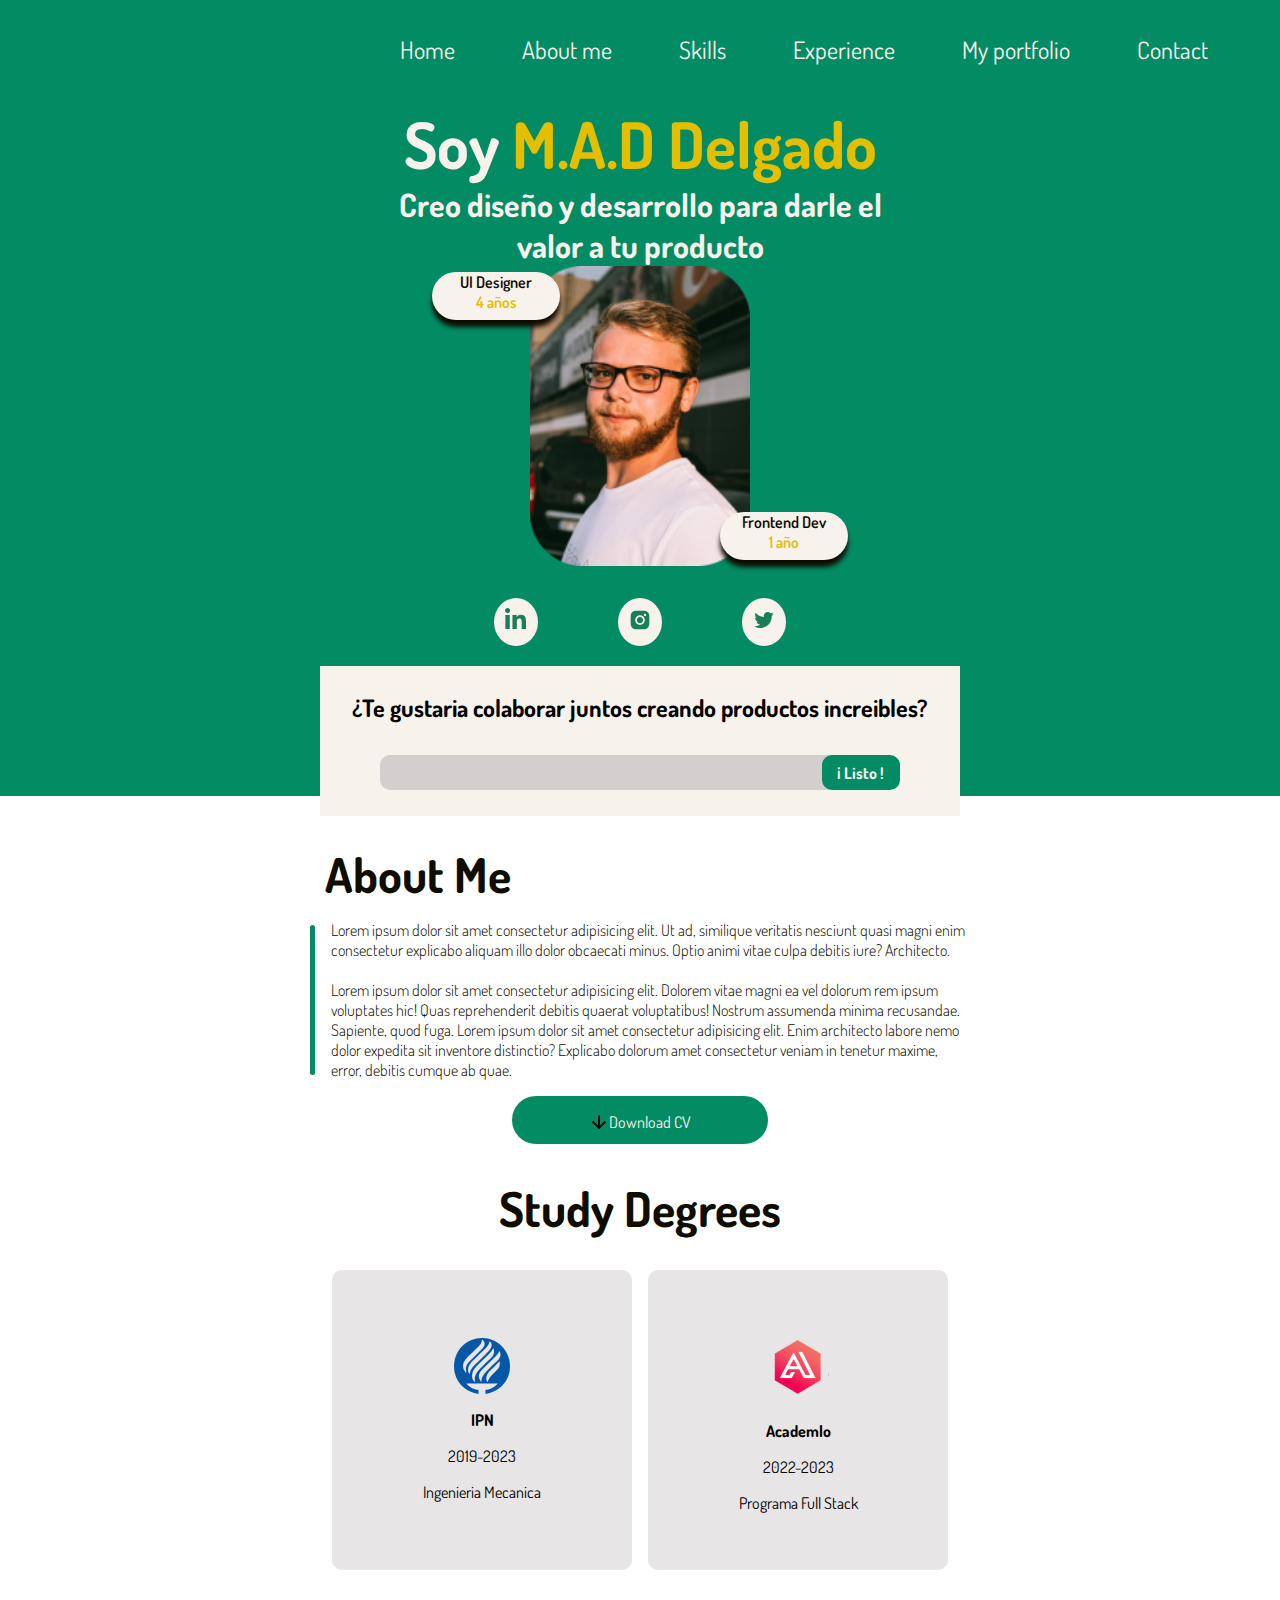
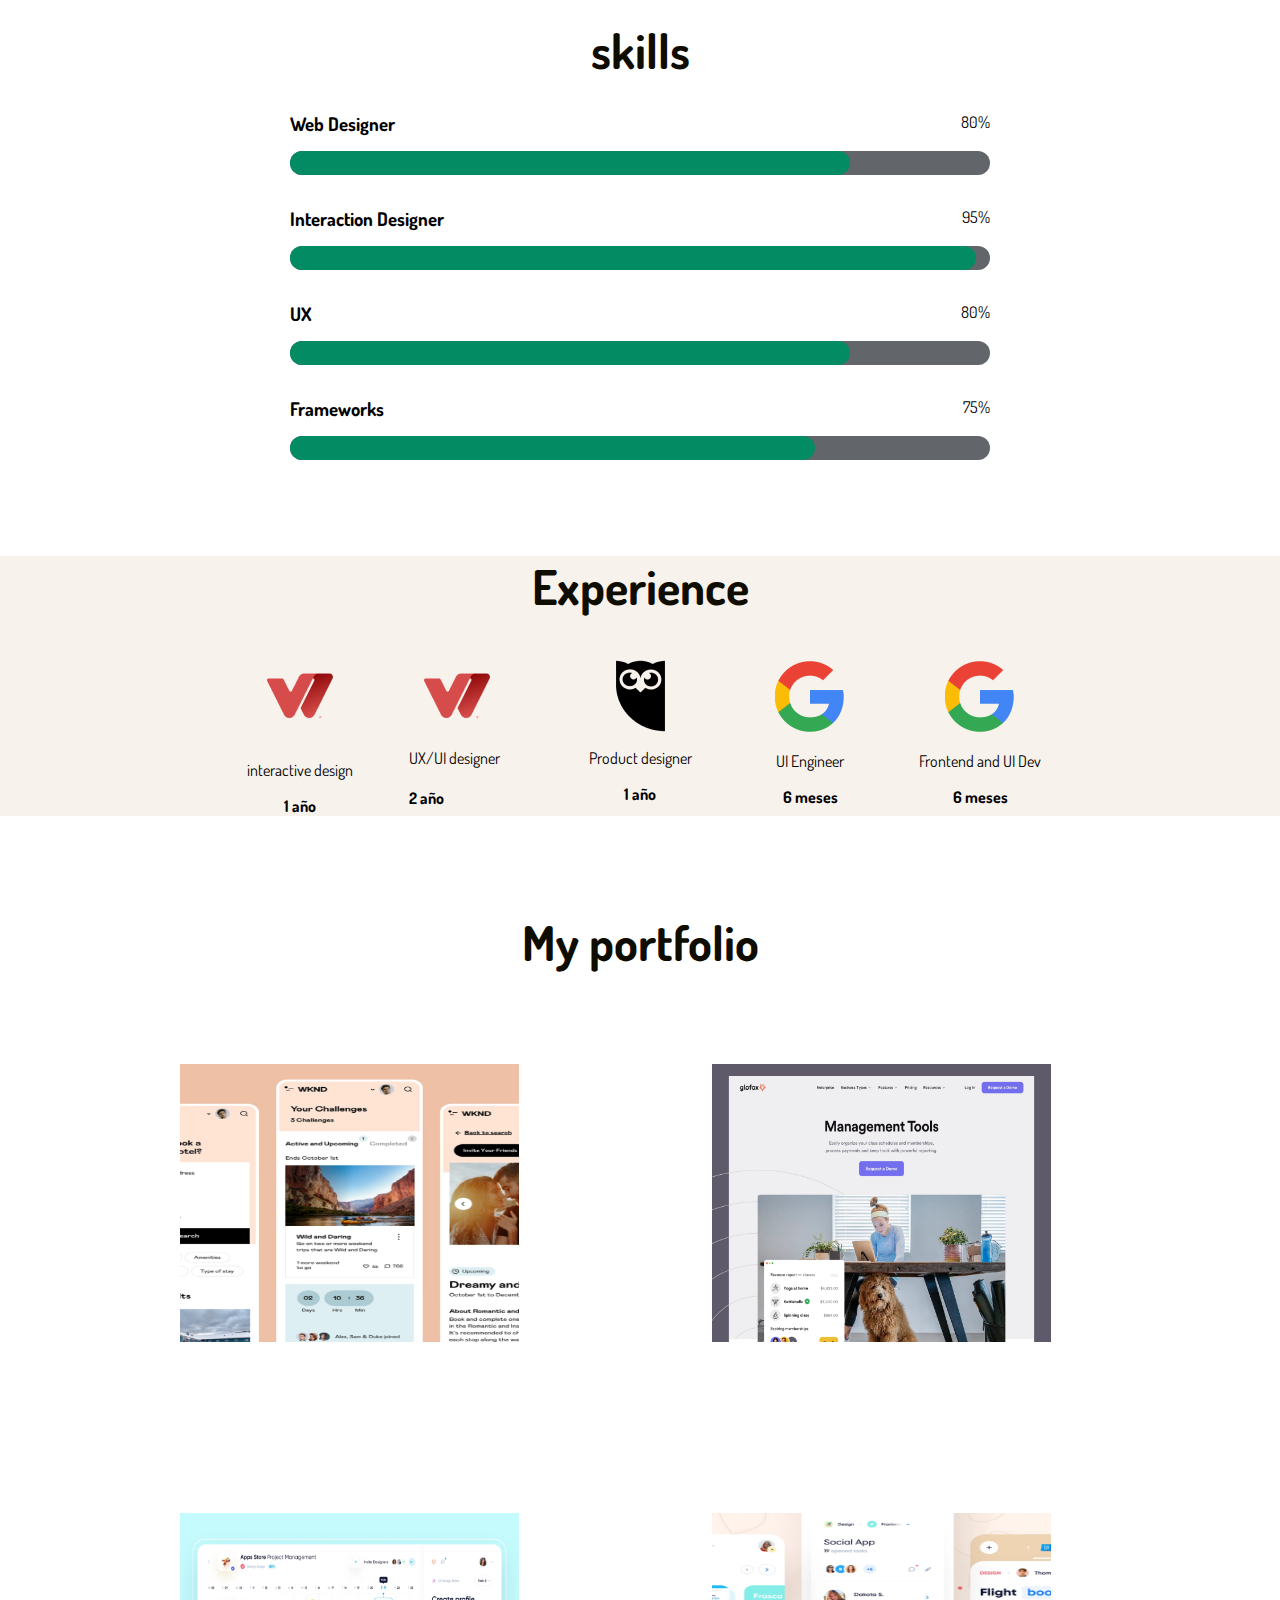
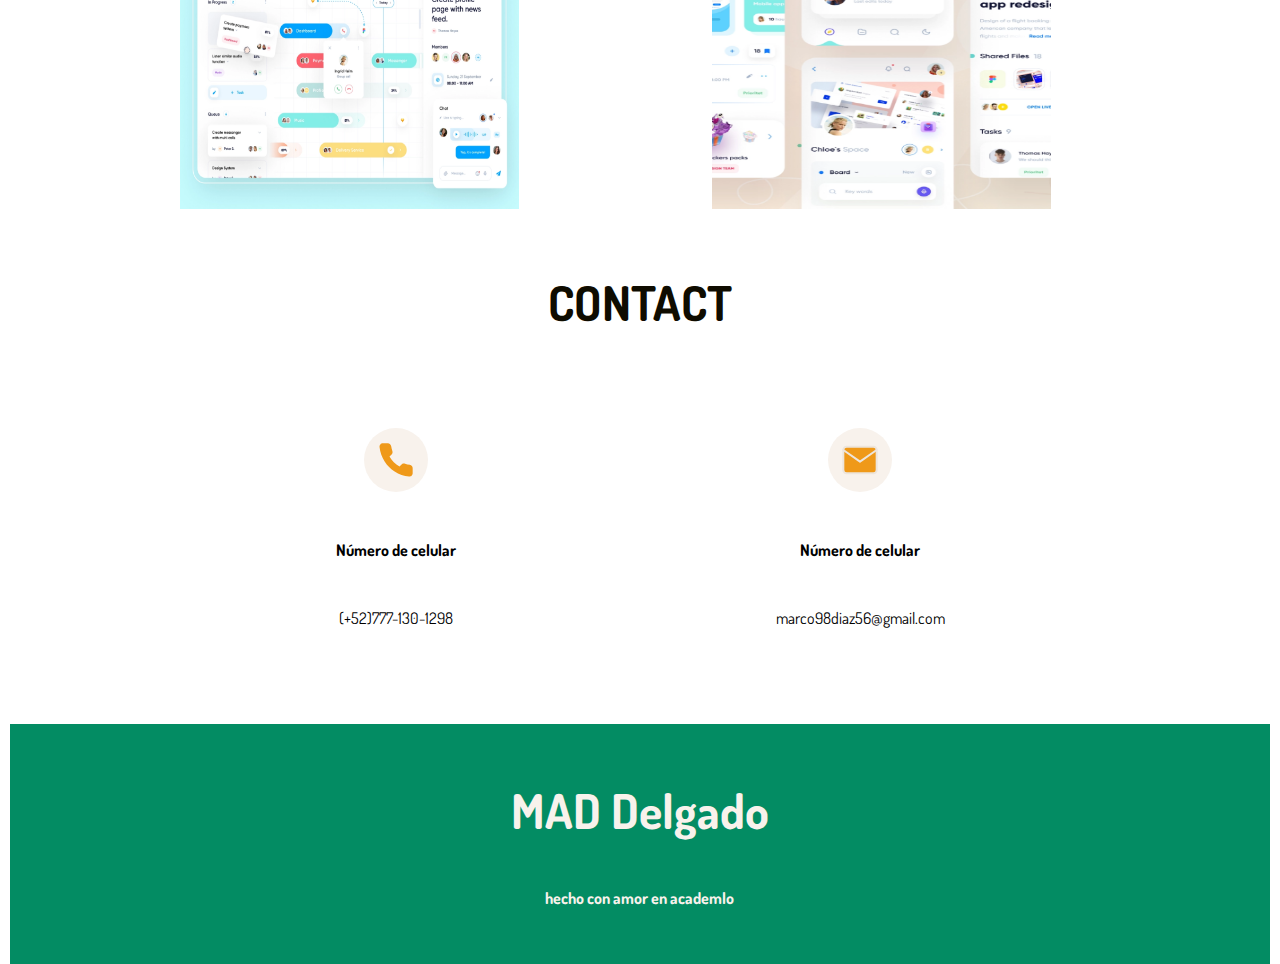
<file: index.html>
<!DOCTYPE html>
<html lang="en">
<head>
  <meta charset="UTF-8">
  <meta http-equiv="X-UA-Compatible" content="IE=edge">
  <meta name="viewport" content="width=device-width, initial-scale=1.0">
  <title>MAD Delgado</title>
  <link rel="stylesheet" href="propuestaPorta1.css">
  <link rel="stylesheet" href="https://cdnjs.cloudflare.com/ajax/libs/font-awesome/6.0.0/css/all.min.css" integrity="sha512-9usAa10IRO0HhonpyAIVpjrylPvoDwiPUiKdWk5t3PyolY1cOd4DSE0Ga+ri4AuTroPR5aQvXU9xC6qOPnzFeg==" crossorigin="anonymous" referrerpolicy="no-referrer" />
</head>
<body>
  <div class="container">
  <div class="header">

        <nav>
          <input type="checkbox"  id="check">
          <label for="check" class="menu">
            <i class="fa-solid fa-bars"></i>
          </label>

          <ul>
            <li><a class="list" href="">Home</a></li>
            <li><a href="">About me</a></li>
            <li><a href="">Skills</a></li>
            <li><a href="">Experience</a></li>
            <li><a href="">My portfolio</a></li>
            <li><a href="">Contact</a></li>
          </ul>
          
        </nav>
        
        
        <div class="presentation">
         <h1> Soy  <span>M.A.D Delgado</span></h1>
         <h1 id="h1">Creo diseño y desarrollo para darle  el <br>valor a tu producto</h1>
        </div>

        <div class="img">
            <div class="imgParrSup">UI Designer <br><span>4 años</span> </div>
            <img class="imgRetrato" src="./Portafolio 1/Logos-Imágenes/person 2.png" alt="Retrato">
            <div class="imgParrInf"> Frontend Dev <br><span> 1 año</span></div>
        </div>

        <div class="icons">
          <div class="icon">
            <a href="https://www.linkedin.com/in/marco-d%C3%ADaz-420562205/" target="_blank"><img src="./Portafolio 1/Iconos/linkedin.svg" alt="linkedin"></a>
          </div>
          <div class="icon">
            <a href="https://www.instagram.com/marco.add/"target="_blank"><img src="./Portafolio 1/Iconos/instagram.svg" alt="instagram"></a>
            </div>
          <div class="icon">
            <a href="https://twitter.com/MarcoDa31237988"target="_blank"><img src="./Portafolio 1/Iconos/twitter.svg" alt="twitter"></a>
            </div>
        </div>

        <div class="form">
          <div class="formContain">
            <div class="ask">
              <p>¿Te gustaria colaborar juntos creando productos increibles?</p>
            </div>

            <div class="mail">
                <input type="email" >
                <button>¡ Listo !</button>
            </div>
          </div>
        </div>

      </div>

  <div class="body">

    <div class="aboutMe">
      <div class="titleAboutME">
        <h2>About Me</h2>
      </div>
        <div class="paragraph">
          <div class="palitoDelAboM"></div>
          <p>Lorem ipsum dolor sit amet consectetur adipisicing elit. Ut ad, similique veritatis nesciunt 
            quasi magni enim consectetur explicabo aliquam illo dolor obcaecati minus. Optio animi vitae 
            culpa debitis iure? Architecto. <br><br> Lorem ipsum dolor sit amet consectetur adipisicing elit. Dolorem vitae magni ea vel dolorum rem ipsum voluptates hic! Quas reprehenderit debitis quaerat voluptatibus! Nostrum assumenda minima recusandae. Sapiente, quod fuga. Lorem ipsum dolor sit amet consectetur adipisicing elit. Enim architecto labore nemo dolor expedita sit inventore distinctio? Explicabo dolorum amet consectetur veniam in tenetur 
            maxime, error, debitis cumque ab quae.</p>
        </div> 
        <div class="cv">
          <div class="itemCV">
            <a href=""><img src="./Portafolio 1/Iconos/arrow.svg" id="arrow" alt="arrow">Download CV</a>
          </div>
        </div>
    </div>

    <div class="degrees">

      <div class="titleDregrees">
        <h2>Study Degrees</h2>
      </div>

      <div class="itemsDegrees">

        <div class="item">
          <img src="./Portafolio 1/Logos-Imágenes/Tec.png" alt="poli">
          <h4>IPN</h4>
          <p>2019-2023</p>
          <p>Ingenieria Mecanica</p>
          </div>

        <div class="item">
         <img src="./Portafolio 1/Logos-Imágenes/logo_academlo.png" alt="academlo">
         <h4>Academlo</h4>
          <p>2022-2023</p>
          <p>Programa Full Stack</p>
          </div>

    </div>
    </div>

    <div class="skills">
      <div class="titleSkills">
        <h2>skills</h2>
      </div>

      <div class="tabSkills">
        
        <div class="skillOne">
          <div class="skillInfo">
            <h3>Web Designer</h3>
            <p>80%</p>
          </div>
          <div class="skillBar"><div class="skillBarPorcen"></div></div>
        </div>

        <div class="skillTwo">
          <div class="skillInfo">
            <h3>Interaction Designer</h3>
            <p>95%</p>
          </div>
          <div class="skillBar"><div class="skillBarPorcen"></div></div>
        </div>

        <div class="skillThree">
          <div class="skillInfo">
            <h3>UX</h3>
            <p>80%</p>
          </div>
          <div class="skillBar"><div class="skillBarPorcen"></div></div>
        </div>

        <div class="skillFour">
          <div class="skillInfo">
            <h3>Frameworks</h3>
            <p>75%</p>
          </div>
          <div class="skillBar"><div class="skillBarPorcen"></div></div>
        </div>

      </div>
    </div>

    <div class="experience">
      <div class="titleExperience">
        <h2>Experience</h2>
      </div>
      <div class="iconsExpe">
        <div class="iconOne">
          <img src="./Portafolio 1/Logos-Imágenes/Wizeline.png" alt="">
          <p>interactive design</p>
          <h4>1 año</h4>
        </div>
        <div class="iconTwo">
          <img src="./Portafolio 1/Logos-Imágenes/Wizeline.png" alt="">
          <p>UX/UI designer</p>
          <br><h4>2 año</h4>
        </div>
        <div class="iconThree">
          <img src="./Portafolio 1/Logos-Imágenes/Hootsuite.png" alt="">
          <p>Product designer</p>
          <h4>1 año</h4>
        </div>
        <div class="iconFour">
          <img src="./Portafolio 1/Logos-Imágenes/Google.png" alt="">
          <p>UI Engineer</p>
          <h4>6 meses</h4>
        </div>
        <div class="iconFive">
          <img src="./Portafolio 1/Logos-Imágenes/Google.png" alt="">
          <p>Frontend and UI Dev</p>
          <h4>6 meses</h4>
        </div>
      </div>
    </div>

    <div class="portafolio">
      <div class="titlePorta">
        <h2>My portfolio</h2>
      </div>
      <div class="imgPorta">
      <img src="./Portafolio 1/Logos-Imágenes/Ejemplo 1.png" alt="ejem1">
      <img src="./Portafolio 1/Logos-Imágenes/Ejemplo2.png" alt="ejem2">
      <img src="./Portafolio 1/Logos-Imágenes/Ejemplo 3.png" alt="ejem3">
      <img src="./Portafolio 1/Logos-Imágenes/Ejemplo 4.png" alt="ejem4">
      </div>
    </div>

  </div>
  
  <div class="footer">
    <div class="contac">
      <div class="titleFoot">
        <h2>CONTACT</h2>
      </div>
      <div class="contacts">
        <div class="contactOne">
          <div class="contImg"><img src="./Portafolio 1/Iconos/phone.svg" alt="phone"></div>
          <h4>Número de celular</h4>
          <p>(+52)777-130-1298</p>
        </div>
        <div class="contactTwo">
          <div class="conteImg"><img src="./Portafolio 1/Iconos/mail.svg" alt="phone"></div>
          <h4>Número de celular</h4>
          <p>marco98diaz56@gmail.com</p>
        </div>
      </div>
    </div>
    <div class="thaks">
      <div class="name"><h2>MAD Delgado</h2></div>
      <div class="love"><p>hecho con amor en academlo </p></div>
    </div>
  </div>
</div>
</body>
</html>
</file>
<file: propuestaPorta1.css>
@import url('https://fonts.googleapis.com/css2?family=Dosis:wght@300;700&display=swap');

:root{
  --military: rgb(3, 140, 99);
  --sunn: rgb(228, 190, 1);
  --darkBrown: rgb(15, 12, 0);
  --Verypaleorange: hsl(30, 46%, 95%);
  --greysoft: hsl(210, 4%, 40%);
}

*{
  padding: 0;
  margin: 0;
  box-sizing: border-box;
  font-family: 'Dosis', sans-serif;
}

.header {
  background-color: var(--military);
  display: flex;
  flex-direction: column;
}

nav ul {
  float: right;
  margin-right: 40px;
}
nav ul li{
  display: inline-block;
  line-height: 100px;
  margin: 0 2rem;
  
}
nav ul li a{
  text-decoration: none;
  color: var(--Verypaleorange);
  font-size: 1.5rem;
}
nav ul li a:hover{
  color: var(--sunn);
}
.menu{
  font-size: 30px;
  color: var(--darkBrown);
  float: right;
  line-height: 100px;
  margin-right: 40px;
  cursor: pointer;
  display: none;
}
#check{
  display: none;
}


.presentation {
  display: flex;
  flex-direction: column;
  justify-content: center;
  align-items: center;
  text-align: center;
  color: var(--Verypaleorange);
}
.presentation h1 {
  font-size: 4rem;
}
#h1 {
  font-size: 2rem;
}
.presentation span {
  color: var(--sunn);
}

.img {
  display:flex ;
  flex-direction: row;
  justify-content: center;
  align-items: center;
}
.imgParrSup,
 .imgParrInf {
  width: 8rem;
  height: 3rem;

  text-align: center;

  background: var(--Verypaleorange);
  border-radius: 2rem;
  color: var(--darkBrown);
  font-weight: 600;
  box-shadow: 0 7px 5px var(--darkBrown)
}
.imgParrSup{
  transform: translate(30px, -120px);
}
.imgParrInf{
  transform: translate(-30px, 120px);
}
.imgParrSup span,
 .imgParrInf span{
  color: var(--sunn);
}
.imgRetrato{
  height: 300px;
}

.icons{
  box-sizing: border-box;
  height: 100%;
  display: flex;
  flex-direction: row;
  justify-content: center;
  align-items: center;
 margin-top: 2rem;
 gap: 5rem;
}
.icon{
  display: flex;
  background-color: var(--Verypaleorange);
  justify-content: center;
  border-radius: 50%;
  padding: 10px;
}

.form{
  transform: translateY(20px);
  display: flex;
  justify-content: center;
  align-items: center; 
}
.formContain{
  width: 50%;
  height: 150px;
  background: var(--Verypaleorange);
  display: flex;
  flex-direction: column;
  align-items: center;
  justify-content: center;
  gap: 2rem;
}
.mail{
  width: 100%;
  display: flex;
  flex-direction: row;
  justify-content: space-around;
}
.ask p {
  text-align: center;
  font-size: 1.5rem;
  font-weight: 700;
}
.mail input{
  width: 80%;
  margin-left: 60px;
  border: none;
  background: rgb(211, 207, 207);
  border-radius: 10px;
}
.mail button{
    height: 35px;
    width: 80px;
    background: var(--military);
    border: none;
    border-radius: 10px;
    color: var(--Verypaleorange);
    font-size: 1rem;
    font-weight:700 ;
    transform: translateX(-60px);
}
.mail button:hover{
      height: 35px;
      width: 80px;
      background: var(--sunn);
      border: none;
      border-radius: 10px;
      color: var(--Verypaleorange);
      font-size: 1rem;
      font-weight:700 ;
      transform: translateX(-60px);
      
}
/*header*/

.body{
  display: flex;
  flex-direction: column;
  margin-top: 3rem;
}

.aboutMe {
  display: flex;
  flex-direction: column;
  justify-content: center;
  align-items: center;
  gap: 1rem;
}
.titleAboutME{
  display: flex;
  align-self: flex-start;
  
  color: var(--darkBrown);
  font-weight: 700;
  font-size: 2rem;
  padding: 0 0 0 20.3rem;
}
.paragraph{
  display: flex;
  flex-direction: row;
  justify-content: center;
  align-items: center;
}
.palitoDelAboM{
  height: 150px;
  width: 5px;
  background: var(--military);
  margin-right: 1rem;
  border-radius: 3px;
}
.paragraph p {
  width: 50%;
  color: var(--darkBrown);
  font-size: 1rem;
  font-weight: 300;
}
.cv{
  display: flex;
  justify-content: center;
  align-items: center;
  

  width: 40%;
  height: 3rem;
}
.itemCV{
  width: 50%;
  height: 100%;
  background: var(--military);
  border-radius: 25px;

  display: flex;
  flex-direction: row;
  justify-content: center;
  align-items: center;
  
}
.itemCV a {
  text-decoration: none;
  color: var(--Verypaleorange);
}
#arrow{
  transform: translateY(4px);
}

.degrees{
  margin-top: 5rem;
  display: flex;
  flex-direction: column;
  justify-content: center;
  align-items: center;
  gap: 2rem;
  height: 300px;
}
.titleDregrees{
  color: var(--darkBrown);
  font-weight: 700;
  font-size: 2rem;
}
.itemsDegrees{
  display: flex;
  flex-direction: row;
  gap: 1rem;
}
.item{
  width: 300px;
  height: 300px;
  background: rgb(231, 229, 229);
  border-radius: 10px;

  display: flex;
  flex-direction: column;
  justify-content: center;
  align-items: center;
  gap: 1rem;
}

.skills{
  
  display: flex;
  flex-direction: column;
  justify-content: center;
  align-items:center ;

  margin-top: 6rem;
  gap: 2rem;
}
.titleSkills{
  color: var(--darkBrown);
  font-weight: 700;
  font-size: 2rem;
}
.tabSkills{
  display: grid;
  grid-template-columns: repeat(3,1fr);
  grid-gap: 2rem;

}
.skillOne{
  grid-column: 1/4;
  grid-row: 1;
  display: flex;
  flex-direction: column;
  gap: 1rem;
}
.skillInfo{
  display: flex;
  flex-direction: row;
  justify-content: space-between;
}
.skillBar{
  width: 700px;
  height: 1.5rem;
  background: var(--greysoft);
  border-radius: 20px;
}
.skillBarPorcen{
  width: 80%;
  height: 1.5rem;
  background: var(--military);
  border-radius: 20px;
}
.skillTwo{
  grid-column: 1/4;
  grid-row: 2;
  display: flex;
  flex-direction: column;
  gap: 1rem;
}
.skillTwo .skillBarPorcen{
  width: 98%;
}
.skillThree{
  grid-column: 1/4;
  grid-row: 3;
  display: flex;
  flex-direction: column;
  gap: 1rem;
}
.skillThree .skillBarPorcen{
  width: 80%;
}
.skillFour{
  grid-column: 1/4;
  grid-row: 4;
  display: flex;
  flex-direction: column;
  gap: 1rem;
}
.skillFour .skillBarPorcen{
  width: 75%;
}

.experience{
  display: flex;
  flex-direction: column;
  justify-content: center;
  align-items: center;
  margin-top: 6rem;
  gap: 2rem;
  background: var(--Verypaleorange);
}
.titleExperience{
  color: var(--darkBrown);
  font-weight: 700;
  font-size: 2rem;
}
.iconsExpe{
  display: grid;
  grid-template-columns: repeat(5,1fr);
  gap: 3rem;
}
.iconOne,
.iconThree,
.iconFour,
.iconFive {
  display: flex;
  flex-direction: column;
  justify-content: center;
  align-items: center;
  gap: 1rem;
}

.portafolio{
  display: flex;
  flex-direction: column;
  justify-content: center;
  align-items: center;
  margin-top: 6rem;
  gap: 2rem;
}
.titlePorta{
  color: var(--darkBrown);
  font-weight: 700;
  font-size: 2rem;
}
.imgPorta{
  display: grid;
  grid-template-columns: repeat(2,2fr);
  gap: 3rem;
  justify-content: center;
  align-items: center;
  margin-left: 6rem;
}
.imgPorta img{
  width: 70%;
  height: 70%;
}

.footer{
  display: flex;
  flex-direction: column;
  justify-content: center;
  align-items: center;
  gap: 6rem;
}
.contac{
  display: flex;
  flex-direction: column;
  gap: 6rem;
}
.titleFoot{
  display: flex;
  justify-content: center;
  align-items: center;
  color: var(--darkBrown);
  font-weight: 700;
  font-size: 2rem;
}
.contacts{
  display: flex;
  flex-direction: row;
  gap: 20rem;
}
.contactOne,
.contactTwo{
  display: flex;
  flex-direction: column;
  justify-content: center;
  align-items: center;
  gap: 3rem;
}
.contImg,
.conteImg{
  background: var(--Verypaleorange);
  width: 4rem;
  height: 4rem;
  display: flex;
  justify-content: center;
  align-items: center;
  border-radius: 50%;
}

.thaks{
  height: 15rem;
  width: 98.5vw;
  background: var(--military);
  display: flex;
  flex-direction: column;
  justify-content: center;
  align-items: center;
  gap: 3rem;
}
.name{
  display: flex;
  justify-content: center;
  align-items: center;
  color: var(--Verypaleorange);
  font-weight: 700;
  font-size: 2rem;
}
.love{
  display: flex;
  justify-content: center;
  align-items: center;
  color: var(--Verypaleorange);
  font-weight: 700;
  
}

/*media */

/*ajuste*/ 

@media(max-width: 900px){
  nav ul li a{
    font-size: 16px;
  }
  .formContain{
    width: 70%;
    height: 150px;
    background: var(--Verypaleorange);
    display: flex;
    flex-direction: column;
    align-items: center;
    justify-content: center;
    gap: 2rem;
  }
}



/*para tablet*/

@media(max-width: 760px){
  
  .menu{
    display: block;
  }
  ul{
    position: fixed;
    width: 100%;
    height: 300vh;
    background: var(--military);
    top: 100px;
    left: -100%;
    text-align: center;
    transition: 0.5s;
  }
  nav ul li {
    display: block;
    margin: 50px 0;
    line-height: 10px;
    gap: 2rem;
  }
  nav ul li a{
    font-size: 25px;
  }
  nav ul li a:hover{
    color: var(--sunn);
  }
  #check:checked ~ul{
    left: 0;
    position: relative;
    transform: translate(50px, -80px)
    
  }


}

/*para telefono*/

@media(max-width: 700px){
  .header {
    width: 105vmax;
    background-color: var(--military);
    display: flex;
    flex-direction: column;
  }

  .aboutMe{
    width: 215vw;
    display: flex;
    justify-content: center;
  }
  .paragraph p{
    width: 90%;
  }

  .degrees{
    width: 215vw;
    margin-top: 18rem;
  }
  .itemsDegrees{
    display: flex;
    flex-direction: column;
  }
  .skills,
  .experience{
    width: 215vw;
    margin-top: 18rem;
  }
   .footer,
   .portafolio,
   .thaks{
    width: 215vw;
    
  }
  
}
</file>
